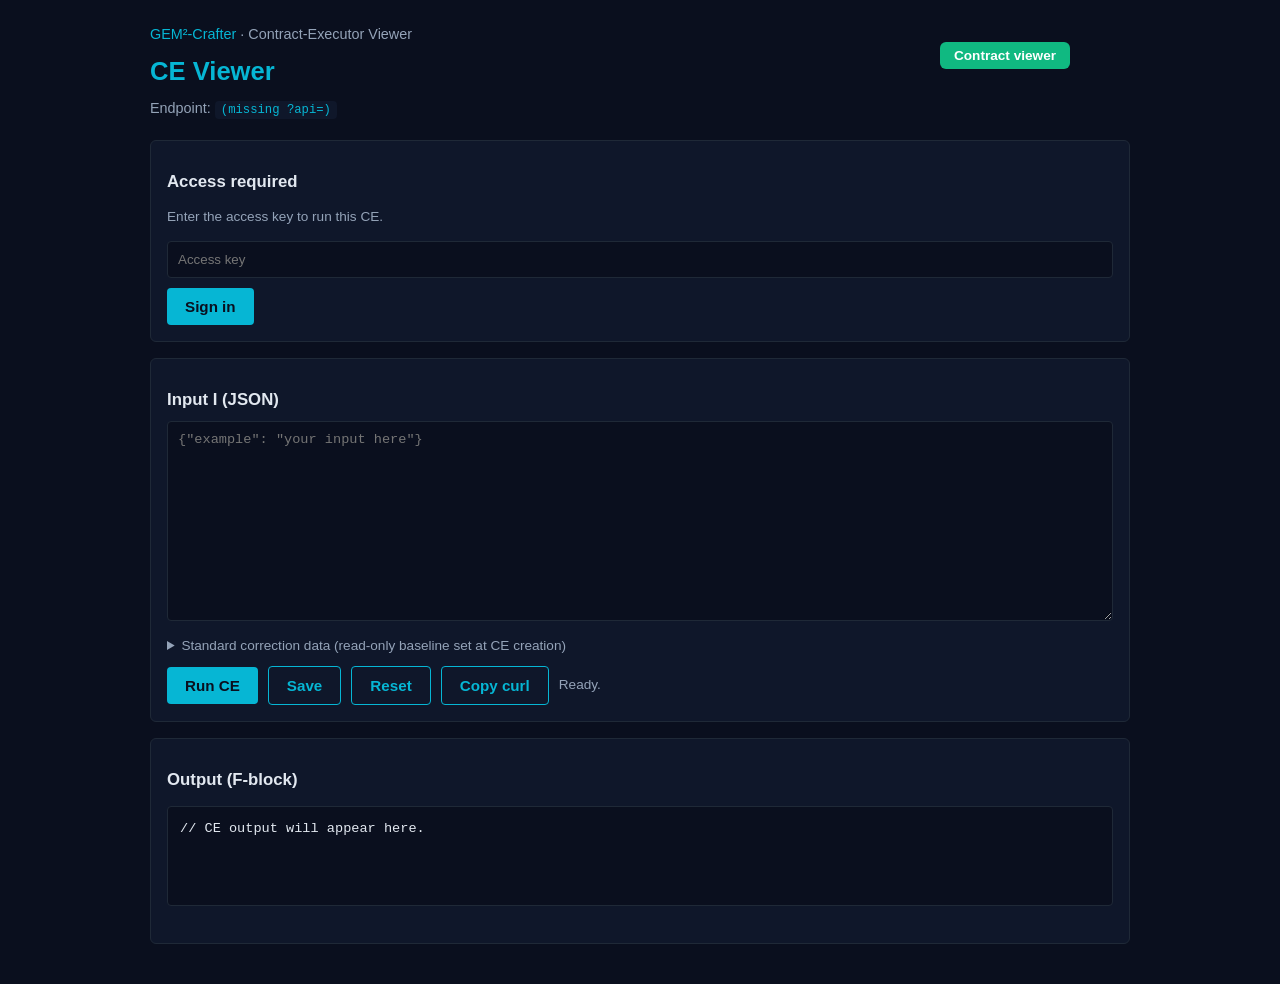
<file: console/static/ce-viewer.html>
<!doctype html>
<html lang="en">
<head>
  <meta charset="utf-8" />
  <meta name="viewport" content="width=device-width, initial-scale=1" />
  <title>CE Viewer · GEM²-Crafter</title>
  <style>
    :root {
      --bg: #0a0f1e;
      --bg-card: #0f172a;
      --text: #e2e8f0;
      --text-dim: #94a3b8;
      --accent: #06b6d4;
      --ok: #10b981;
      --err: #ef4444;
      --border: #1f2937;
    }
    * { box-sizing: border-box; }
    html, body { margin: 0; padding: 0; }
    body {
      font-family: ui-sans-serif, -apple-system, BlinkMacSystemFont, "Segoe UI", Roboto, sans-serif;
      background: var(--bg); color: var(--text); padding: 24px; line-height: 1.5;
    }
    .wrap { max-width: 980px; margin: 0 auto; }
    header { margin-bottom: 20px; position: relative; }
    /* Contract Viewer panel styles */
    .cv-meta-row { display: flex; gap: 6px; flex-wrap: wrap; margin-bottom: 14px; }
    .cv-pill {
      display: inline-flex; align-items: center;
      background: var(--bg); border: 1px solid var(--border);
      border-radius: 999px; padding: 3px 10px;
      font-size: 0.72rem; color: var(--text-dim);
    }
    .cv-h { margin: 14px 0 6px; font-size: 0.85rem; color: var(--accent); letter-spacing: 0.5px; text-transform: uppercase; }
    .cv-h-sub { color: var(--text-dim); font-weight: normal; text-transform: none; letter-spacing: normal; font-size: 0.92em; }
    .cv-block {
      margin: 0; padding: 10px 12px; background: var(--bg);
      border: 1px solid var(--border); border-radius: 4px;
      font-size: 0.78rem; font-family: ui-monospace, monospace;
      max-height: 280px; overflow: auto; white-space: pre-wrap; word-break: break-word;
      color: #cbd5e1;
    }
    .cv-list { margin: 0; padding-left: 22px; }
    .cv-list li { font-size: 0.82rem; color: #cbd5e1; margin: 2px 0; }
    .brand { color: var(--text-dim); font-size: 0.9rem; margin: 0 0 6px; }
    .brand a { color: var(--accent); text-decoration: none; }
    h1 { margin: 0 0 8px; font-size: 1.6rem; color: var(--accent); }
    h2 { margin: 12px 0 8px; font-size: 1.05rem; color: var(--text); }
    .sub { color: var(--text-dim); font-size: 0.9rem; margin: 0; word-break: break-all; }
    code { background: var(--bg-card); padding: 2px 6px; border-radius: 4px; color: var(--accent); font-size: 0.85em; }
    .card {
      background: var(--bg-card); border: 1px solid var(--border);
      border-radius: 6px; padding: 16px; margin-bottom: 16px;
    }
    textarea {
      width: 100%; min-height: 200px; resize: vertical;
      background: var(--bg); border: 1px solid var(--border); border-radius: 4px;
      padding: 10px; color: var(--text); font-family: ui-monospace, monospace; font-size: 0.85rem;
    }
    input[type=password] {
      width: 100%; padding: 10px; background: var(--bg); border: 1px solid var(--border);
      border-radius: 4px; color: var(--text); font-family: inherit;
    }
    button {
      padding: 10px 18px; background: var(--accent); color: var(--bg);
      border: none; border-radius: 4px; cursor: pointer; font-weight: 600; font-size: 0.95rem;
    }
    button:disabled { opacity: 0.5; cursor: not-allowed; }
    button.ghost { background: transparent; color: var(--accent); border: 1px solid var(--accent); }
    .row { display: flex; gap: 10px; align-items: center; flex-wrap: wrap; margin-top: 10px; }
    .status { font-size: 0.85rem; color: var(--text-dim); }
    .status.ok  { color: var(--ok); }
    .status.err { color: var(--err); }

    /* Run CE progress bar — indeterminate stripe that pulses while a run is in flight */
    .cev-run-progress {
      margin-top: 12px;
      display: flex;
      flex-direction: column;
      gap: 6px;
    }
    .cev-run-progress.hidden { display: none; }
    .cev-run-progress-bar {
      width: 100%;
      height: 6px;
      background: rgba(148,163,184,0.10);
      border-radius: 999px;
      overflow: hidden;
      position: relative;
    }
    .cev-run-progress-fill {
      position: absolute;
      top: 0; left: 0; bottom: 0;
      width: 32%;
      background: linear-gradient(90deg,
        rgba(234,88,12,0.10) 0%,
        rgba(234,88,12,0.95) 50%,
        rgba(234,88,12,0.10) 100%);
      border-radius: 999px;
      box-shadow: 0 0 16px rgba(234,88,12,0.55);
      animation: cev-run-slide 1.4s ease-in-out infinite;
    }
    @keyframes cev-run-slide {
      0%   { left: -32%; }
      50%  { left: 50%; }
      100% { left: 100%; }
    }
    .cev-run-progress-label {
      font-size: 0.78rem;
      color: var(--accent);
      font-family: ui-monospace, monospace;
      letter-spacing: 0.5px;
    }
    .output {
      background: var(--bg); border: 1px solid var(--border); border-radius: 4px;
      padding: 12px; min-height: 100px; max-height: 500px; overflow: auto;
      font-family: ui-monospace, monospace; font-size: 0.85rem; white-space: pre-wrap;
    }
    .meta { display: flex; gap: 16px; flex-wrap: wrap; font-size: 0.8rem; color: var(--text-dim); margin-top: 10px; }

    /* WP-AO-62 — audit-chain toggle + L1/L2 verdict panels */
    .cev-audit-toggle {
      display: inline-flex; align-items: center; gap: 6px;
      font-size: 0.85rem; color: var(--text-dim); cursor: pointer;
      margin-left: 8px; user-select: none;
    }
    .cev-audit-toggle input { accent-color: var(--accent); }

    .cev-panel { margin-bottom: 16px; border-radius: 6px; overflow: hidden; }
    .cev-panel.hidden { display: none; }
    .cev-panel-header {
      display: flex; align-items: center; gap: 12px;
      padding: 10px 16px; background: var(--bg-card); border: 1px solid var(--border);
      border-bottom: 3px solid transparent;
    }
    .cev-panel-l1 .cev-panel-header { border-bottom-color: var(--accent); }
    .cev-panel-l2 .cev-panel-header { border-bottom-color: var(--accent); }
    .cev-panel.ok    .cev-panel-header { border-bottom-color: var(--ok); }
    .cev-panel.deny  .cev-panel-header { border-bottom-color: var(--err); }
    .cev-panel.halt  .cev-panel-header { border-bottom-color: #f59e0b; }
    .cev-panel-title { font-size: 0.95rem; font-weight: 600; color: var(--text); flex-shrink: 0; }
    .cev-verdict-pill {
      padding: 3px 10px; border-radius: 999px; font-size: 0.78rem; font-weight: 700;
      font-family: ui-monospace, monospace; letter-spacing: 0.02em;
    }
    .cev-verdict-pill.ok   { background: rgba(16,185,129,0.15); color: var(--ok); }
    .cev-verdict-pill.deny { background: rgba(239,68,68,0.15);  color: var(--err); }
    .cev-verdict-pill.halt { background: rgba(245,158,11,0.18); color: #fbbf24; }
    .cev-panel-meta { font-size: 0.78rem; color: var(--text-dim); margin-left: auto; font-family: ui-monospace, monospace; }
    .cev-panel-body {
      padding: 12px 16px; background: var(--bg); border: 1px solid var(--border); border-top: 0;
    }
    .cev-reasons summary { cursor: pointer; color: var(--text-dim); font-size: 0.85rem; }
    .cev-reasons[open] summary { color: var(--text); }
    .cev-reasons ul { margin: 8px 0 0; padding-left: 18px; font-size: 0.82rem; color: var(--text-dim); }
    .cev-reasons li { margin: 4px 0; line-height: 1.4; }
    .cev-evidence summary { cursor: pointer; color: #fbbf24; font-size: 0.82rem; margin-top: 10px; }
    .cev-evidence ul { margin: 6px 0 0; padding-left: 18px; font-size: 0.78rem; color: var(--text-dim); }
    .cev-evidence li { margin: 3px 0; font-family: ui-monospace, monospace; }

    .cev-tool-row {
      font-family: ui-monospace, monospace; font-size: 0.78rem; color: var(--text-dim);
      padding: 4px 0; border-bottom: 1px dashed rgba(100,116,139,0.15);
    }
    .cev-tool-row code { color: var(--text); background: rgba(255,167,38,0.08); }
    .cev-totals { font-size: 0.78rem; color: var(--text-dim); font-family: ui-monospace, monospace; margin-top: 8px; }
  </style>
</head>
<body>
  <div class="wrap">
    <header>
      <p class="brand"><a href="/">GEM²-Crafter</a> · Contract-Executor Viewer</p>
      <h1 id="title">CE Viewer</h1>
      <p class="sub">Endpoint: <code id="api-display">—</code></p>
      <button id="contract-viewer-btn" type="button"
              style="position:absolute;top:18px;right:60px;padding:6px 14px;background:#10b981;color:#fff;border:none;border-radius:6px;font-weight:600;cursor:pointer;font-size:0.85rem;">
        Contract viewer
      </button>
    </header>

    <!-- Contract panel — hidden by default; toggled by #contract-viewer-btn -->
    <section id="contract-panel" class="card" style="display:none;">
      <div style="display:flex;justify-content:space-between;align-items:center;">
        <h2 style="margin:0;">📜 Contract (TPMN 5-block)</h2>
        <span id="contract-meta" style="font-size:0.78em;color:#94a3b8;"></span>
      </div>
      <div id="contract-body" style="margin-top:10px;">
        <p class="status" style="font-size:0.85em;">Loading contract…</p>
      </div>
    </section>

    <div id="auth-gate" class="card" style="display:none;">
      <h2>Access required</h2>
      <p class="status">Enter the access key to run this CE.</p>
      <div class="row">
        <input id="auth-key-input" type="password" placeholder="Access key" autocomplete="off" />
        <button id="auth-submit-btn">Sign in</button>
        <span id="auth-error" class="status err" style="display:none;">Invalid key</span>
      </div>
    </div>

    <div class="card">
      <h2>
        Input I (JSON)
        <span id="sample-edited-badge" style="display:none;font-size:0.75em;color:#facc15;font-weight:normal;margin-left:8px;">● edited — differs from standard</span>
      </h2>
      <textarea id="i-input" placeholder='{"example": "your input here"}'></textarea>

      <details style="margin-top:8px;">
        <summary style="cursor:pointer;font-size:0.85em;color:#94a3b8;">Standard correction data (read-only baseline set at CE creation)</summary>
        <pre id="standard-sample" style="margin-top:6px;padding:8px;background:#0b1220;border-radius:4px;font-size:0.78em;max-height:200px;overflow:auto;color:#cbd5e1;">// load…</pre>
      </details>

      <!-- Reference data textarea removed 2026-05-19 — CESpec.ReferenceData
           is auto-prefetched server-side from SQLite into the CE LLM call;
           the textarea was unused for the demo. Hidden input kept so any
           JS that reads its value doesn't crash. -->
      <input type="hidden" id="ref-input" value="{}">

      <div class="row">
        <button id="submit-btn">Run CE</button>
        <button id="save-sample-btn" class="ghost" title="Save current input — used by canvas Run and next viewer load">Save</button>
        <button id="reset-sample-btn" class="ghost" title="Revert Input I back to the frozen standard correction data">Reset</button>
        <button id="curl-btn" class="ghost">Copy curl</button>
        <input type="checkbox" id="cev-audit-toggle" checked hidden>
        <span id="status" class="status">Ready.</span>
      </div>

      <!-- Run progress indicator — appears under the button row while Run CE is in flight -->
      <div id="cev-run-progress" class="cev-run-progress hidden" role="progressbar"
           aria-label="Run CE in progress">
        <div class="cev-run-progress-bar">
          <div class="cev-run-progress-fill"></div>
        </div>
        <div class="cev-run-progress-label" id="cev-run-progress-label">Running…</div>
      </div>
    </div>

    <!-- WP-AO-62: L1 P-check panel (hidden unless audit chain enabled) -->
    <section id="cev-l1-panel" class="cev-panel cev-panel-l1 hidden">
      <div class="cev-panel-header">
        <span class="cev-panel-title">🛡 L1 · P-check</span>
        <span class="cev-verdict-pill" id="cev-l1-verdict">—</span>
        <span class="cev-panel-meta" id="cev-l1-meta"></span>
      </div>
      <div class="cev-panel-body">
        <details class="cev-reasons" id="cev-l1-reasons" open>
          <summary>Reasons</summary>
          <ul id="cev-l1-reasons-list"></ul>
        </details>
        <details class="cev-evidence" id="cev-l1-evidence">
          <summary>Ledger evidence</summary>
          <ul id="cev-l1-evidence-list"></ul>
        </details>
      </div>
    </section>

    <div class="card">
      <h2>Output (F-block)</h2>
      <pre id="output" class="output">// CE output will appear here.</pre>
      <div id="meta" class="meta"></div>
      <div id="cev-tool-calls"></div>
      <div class="cev-totals" id="cev-totals"></div>
    </div>

    <!-- WP-AO-62: L2 O-check panel (hidden unless audit chain enabled) -->
    <section id="cev-l2-panel" class="cev-panel cev-panel-l2 hidden">
      <div class="cev-panel-header">
        <span class="cev-panel-title">🛡 L2 · O-check</span>
        <span class="cev-verdict-pill" id="cev-l2-verdict">—</span>
        <span class="cev-panel-meta" id="cev-l2-meta"></span>
      </div>
      <div class="cev-panel-body">
        <details class="cev-reasons" id="cev-l2-reasons" open>
          <summary>Reasons</summary>
          <ul id="cev-l2-reasons-list"></ul>
        </details>
        <details class="cev-evidence" id="cev-l2-evidence">
          <summary>Compliance + ledger evidence</summary>
          <ul id="cev-l2-evidence-list"></ul>
        </details>
      </div>
    </section>
  </div>

  <script>
    const KEY_STORAGE = "aio-key";
    const params = new URLSearchParams(window.location.search);

    const apiEndpoint = params.get("api") || "";
    const titleParam  = params.get("title") || "CE Viewer";
    const sampleParam = params.get("sample") || "";
    const keyParam    = params.get("key") || "";

    document.getElementById("title").textContent = titleParam;
    document.getElementById("api-display").textContent = apiEndpoint || "(missing ?api=)";

    // Pre-fill sample input if provided. sample may be plain JSON, URL-encoded
    // JSON (already decoded by URLSearchParams), or base64-encoded JSON.
    function decodeSample(s) {
      if (!s) return "";
      // Try as JSON first (already-decoded path)
      try { JSON.parse(s); return s; } catch {}
      // Try base64 then JSON
      try {
        const decoded = atob(s);
        JSON.parse(decoded);
        return decoded;
      } catch {}
      return s;
    }
    const decodedSample = decodeSample(sampleParam);
    if (decodedSample) {
      try {
        const pretty = JSON.stringify(JSON.parse(decodedSample), null, 2);
        document.getElementById("i-input").value = pretty;
      } catch {
        document.getElementById("i-input").value = decodedSample;
      }
    }

    // Key: URL param takes priority (one-click demo flow), then sessionStorage,
    // then localStorage. URL-supplied key is mirrored to both stores so subsequent
    // visits without ?key= still work.
    if (keyParam) {
      sessionStorage.setItem(KEY_STORAGE, keyParam);
      localStorage.setItem(KEY_STORAGE, keyParam);
    }
    function getKey() {
      return sessionStorage.getItem(KEY_STORAGE) || localStorage.getItem(KEY_STORAGE) || "";
    }

    async function tryAuth(k) {
      try {
        const res = await fetch("/api/auth", {
          method: "POST",
          headers: { "Content-Type": "application/json" },
          body: JSON.stringify({ key: k })
        });
        if (res.ok) {
          sessionStorage.setItem(KEY_STORAGE, k);
          localStorage.setItem(KEY_STORAGE, k);
          return true;
        }
      } catch {}
      return false;
    }

    function showGate() { document.getElementById("auth-gate").style.display = "block"; }
    function hideGate() { document.getElementById("auth-gate").style.display = "none"; }
    function checkAuth() { if (!getKey()) showGate(); else hideGate(); }

    function setStatus(msg, cls) {
      const el = document.getElementById("status");
      el.textContent = msg;
      el.className = "status" + (cls ? " " + cls : "");
    }

    function parseJSON(id) {
      const raw = document.getElementById(id).value.trim();
      if (!raw) return null;
      try { return JSON.parse(raw); }
      catch (e) { throw new Error(id + ": invalid JSON — " + e.message); }
    }

    // WP-AO-62 — derive /audited endpoint from the F-only endpoint.
    // apiEndpoint format: "/ce/{workflow}/{stage}/" → "/ce/{workflow}/{stage}/audited"
    function auditedEndpointOf(api) {
      if (!api) return "";
      return api.endsWith("/") ? api + "audited" : api + "/audited";
    }

    function clearAuditPanels() {
      ["cev-l1-panel","cev-l2-panel"].forEach(id => {
        const el = document.getElementById(id);
        if (el) { el.classList.add("hidden"); el.classList.remove("ok","deny","halt"); }
      });
      ["cev-l1-reasons-list","cev-l2-reasons-list","cev-l1-evidence-list","cev-l2-evidence-list"]
        .forEach(id => { const el = document.getElementById(id); if (el) el.innerHTML = ""; });
      ["cev-l1-verdict","cev-l2-verdict"].forEach(id => {
        const el = document.getElementById(id);
        if (el) { el.textContent = "—"; el.className = "cev-verdict-pill"; }
      });
      ["cev-l1-meta","cev-l2-meta"].forEach(id => {
        const el = document.getElementById(id); if (el) el.textContent = "";
      });
      const tools = document.getElementById("cev-tool-calls");
      if (tools) tools.innerHTML = "";
      const totals = document.getElementById("cev-totals");
      if (totals) totals.textContent = "";
    }

    // verdictBucket returns the CSS class for a verdict + score.
    function verdictBucket(verdict, score, threshold) {
      const ok = verdict === "ALLOW" || verdict === "SUCCESS";
      const passing = ok && (score == null || score >= (threshold || 0));
      if (passing) return "ok";
      return "deny";
    }

    function renderGatePanel(slot /* "l1"|"l2" */, gate, audited) {
      if (!gate) return;
      const panel = document.getElementById("cev-" + slot + "-panel");
      const pill  = document.getElementById("cev-" + slot + "-verdict");
      const meta  = document.getElementById("cev-" + slot + "-meta");
      const reasonsList = document.getElementById("cev-" + slot + "-reasons-list");
      panel.classList.remove("hidden");
      let verdict = gate.verdict || (gate.error ? "ERROR" : "—");
      let cls = "halt";
      if (verdict === "ALLOW" || verdict === "SUCCESS") cls = "ok";
      else if (verdict === "DENY" || verdict === "FAILURE") cls = "deny";
      panel.classList.remove("ok","deny","halt");
      panel.classList.add(cls);
      pill.className = "cev-verdict-pill " + cls;
      pill.textContent = verdict + (gate.score != null ? " · " + gate.score : "");
      meta.textContent = "t=" + (gate.latency_ms || 0) + "ms";
      if (Array.isArray(gate.reasons) && gate.reasons.length) {
        reasonsList.innerHTML = gate.reasons
          .map(r => "<li>" + escapeHTML(r) + "</li>")
          .join("");
      } else if (gate.error) {
        reasonsList.innerHTML = "<li style='color:var(--err)'>⚠ " + escapeHTML(gate.error) + "</li>";
      } else {
        reasonsList.innerHTML = "<li style='color:var(--text-dim)'>(no reasons returned)</li>";
      }
    }

    function escapeHTML(s) {
      return String(s == null ? "" : s)
        .replace(/&/g, "&amp;").replace(/</g, "&lt;")
        .replace(/>/g, "&gt;").replace(/"/g, "&quot;");
    }

    function renderToolCalls(calls) {
      const container = document.getElementById("cev-tool-calls");
      if (!container) return;
      if (!Array.isArray(calls) || calls.length === 0) { container.innerHTML = ""; return; }
      container.innerHTML = "<h2 style='font-size:0.9rem;margin-top:14px;color:var(--text-dim)'>Tool calls</h2>";
      calls.forEach(c => {
        const row = document.createElement("div");
        row.className = "cev-tool-row";
        const args = c.args == null ? "" : (typeof c.args === "string" ? c.args : JSON.stringify(c.args));
        const argsShort = args.length > 80 ? args.slice(0,80) + "…" : args;
        const summary = c.summary || (c.error ? "error" : "ok");
        const lat = c.latency_ms != null ? " · " + c.latency_ms + "ms" : "";
        row.innerHTML = "🔧 <code>" + escapeHTML(c.tool || "?") + "(" + escapeHTML(argsShort) + ")</code> → " +
                        escapeHTML(summary) + lat +
                        (c.error ? " <span style='color:var(--err)'>⚠ " + escapeHTML(c.error) + "</span>" : "");
        container.appendChild(row);
      });
    }

    async function runCE() {
      if (!apiEndpoint) { setStatus("Missing ?api= in URL.", "err"); return; }
      const key = getKey();
      if (!key) { showGate(); setStatus("Sign in above first.", "err"); return; }
      let i, ref;
      try { i = parseJSON("i-input"); ref = parseJSON("ref-input"); }
      catch (e) { setStatus(e.message, "err"); return; }
      if (i === null) { setStatus("Input I is required.", "err"); return; }

      const auditOn = !!document.getElementById("cev-audit-toggle")?.checked;

      const btn = document.getElementById("submit-btn");
      btn.disabled = true;
      clearAuditPanels();
      setStatus(auditOn ? "Running L1 → F → L2..." : "Calling CE (F-only)...", "");
      showRunProgress(auditOn ? "L1 P-check → F → L2 O-check…" : "F executing…");
      document.getElementById("output").textContent = "// waiting on Vultr LLM...";
      document.getElementById("meta").innerHTML = "";

      const url = auditOn ? auditedEndpointOf(apiEndpoint) : apiEndpoint;
      const t0 = performance.now();
      try {
        const res = await fetch(url, {
          method: "POST",
          headers: { "Content-Type": "application/json", "X-Access-Key": key },
          body: JSON.stringify({ i: i, reference_data: ref })
        });
        const text = await res.text();
        const dt = (performance.now() - t0).toFixed(0);
        let json = null;
        try { json = JSON.parse(text); } catch {}
        if (!res.ok) {
          setStatus("HTTP " + res.status + " (" + dt + "ms)", "err");
          document.getElementById("output").textContent = json ? JSON.stringify(json, null, 2) : text;
          return;
        }
        if (auditOn && json && (json.l1 || json.l2 || json.status)) {
          renderAuditedResponse(json, dt);
        } else if (json) {
          // F-only legacy path
          document.getElementById("output").textContent =
            json.output != null ? JSON.stringify(json.output, null, 2) :
            (json ? JSON.stringify(json, null, 2) : text);
          if (json.status === "ok") { setStatus("OK · " + dt + "ms", "ok"); renderMeta(json); }
          else if (json.status)     { setStatus("status=" + json.status + " · " + dt + "ms", "err"); renderMeta(json); }
          else                      { setStatus("Done · " + dt + "ms", "ok"); }
        } else {
          document.getElementById("output").textContent = text;
          setStatus("Done · " + dt + "ms", "ok");
        }
      } catch (e) {
        setStatus("Request failed: " + e.message, "err");
        document.getElementById("output").textContent = "// " + e.message;
      } finally {
        btn.disabled = false;
        hideRunProgress();
      }
    }

    function showRunProgress(label) {
      const el = document.getElementById("cev-run-progress");
      const lbl = document.getElementById("cev-run-progress-label");
      if (!el) return;
      if (lbl && label) lbl.textContent = label;
      el.classList.remove("hidden");
    }
    function hideRunProgress() {
      const el = document.getElementById("cev-run-progress");
      if (el) el.classList.add("hidden");
    }

    function renderAuditedResponse(json, totalMs) {
      // L1 panel
      if (json.l1) renderGatePanel("l1", json.l1, json);
      // F output
      if (json.output != null) {
        document.getElementById("output").textContent = JSON.stringify(json.output, null, 2);
      } else if (json.raw_output) {
        document.getElementById("output").textContent = "// raw_output (schema_mismatch):\n" + json.raw_output;
      } else {
        document.getElementById("output").textContent = "// (no output — halted at L1 or CE error)";
      }
      // Tool calls
      renderToolCalls(json.tool_calls || []);
      // L2 panel
      if (json.l2) renderGatePanel("l2", json.l2, json);
      // Totals
      const d = json.durations || {};
      document.getElementById("cev-totals").textContent =
        "L1=" + (d.l1_ms || 0) + "ms · " +
        "exec=" + (d.exec_ms || 0) + "ms · " +
        "L2=" + (d.l2_ms || 0) + "ms · " +
        "total=" + (json.total_duration_ms || totalMs) + "ms";
      // Status line
      const statusMap = {
        ok:           ["✓ Approved (L1 ALLOW · F · L2 SUCCESS)", "ok"],
        halted_l1:    ["⚠ Halted at L1 — input rejected", "err"],
        ce_error:     ["⚠ CE error during F", "err"],
        schema_mismatch: ["⚠ Schema mismatch — see raw output", "err"],
        halted_l2:    ["⚠ Halted at L2 — output rejected", "err"],
      };
      const [text, cls] = statusMap[json.status] || ["status=" + (json.status || "?"), "err"];
      setStatus(text + " · " + totalMs + "ms", cls);
      // Render meta
      renderMeta(json);
    }

    function renderMeta(json) {
      const parts = [];
      if (json.ce_slug)     parts.push("<span><strong>slug:</strong> " + json.ce_slug + "</span>");
      if (json.vultr_model) parts.push("<span><strong>model:</strong> " + json.vultr_model + "</span>");
      if (json.total_duration_ms != null) parts.push("<span><strong>total:</strong> " + json.total_duration_ms + "ms</span>");
      else if (json.duration_ms != null)  parts.push("<span><strong>duration:</strong> " + json.duration_ms + "ms</span>");
      document.getElementById("meta").innerHTML = parts.join("");
    }

    function copyCurl() {
      const key = getKey() || "<YOUR_ACCESS_KEY>";
      let i, ref;
      try { i = parseJSON("i-input"); ref = parseJSON("ref-input"); }
      catch (e) { setStatus(e.message, "err"); return; }
      const body = JSON.stringify({ i: i, reference_data: ref });
      const cmd = "curl -X POST '" + apiEndpoint + "' \\\n  -H 'X-Access-Key: " + key + "' \\\n  -H 'Content-Type: application/json' \\\n  -d '" + body.replace(/'/g, "'\\''") + "'";
      navigator.clipboard.writeText(cmd).then(
        () => setStatus("curl command copied.", "ok"),
        () => setStatus("clipboard blocked.", "err")
      );
    }

    // WP-AO-67 — parse {workflow, stage} from apiEndpoint ('/ce/<wf>/<stage>/').
    function parseCESlug() {
      if (!apiEndpoint) return null;
      const m = apiEndpoint.match(/\/ce\/([^\/]+)\/([^\/]+)\/?$/);
      return m ? { wf: m[1], stage: m[2] } : null;
    }

    // WP-AO-67 — on page load (after auth), fetch the last successful
    // F-execution output for this CE and pre-fill the output pane.
    async function loadLastRun() {
      const slug = parseCESlug();
      const key = getKey();
      if (!slug || !key) return;
      try {
        const res = await fetch(`/api/ce/${slug.wf}/${slug.stage}/last-run`, {
          headers: { "X-Access-Key": key }
        });
        if (!res.ok) return;
        const rec = await res.json();
        if (rec && rec.output != null) {
          document.getElementById("output").textContent = JSON.stringify(rec.output, null, 2);
          const meta = document.getElementById("meta");
          if (meta) meta.textContent = "Last execution: " + (rec.timestamp || "?") + (rec.run_id ? " · run=" + rec.run_id : "");
        }
      } catch (e) { /* silent — judge can still Run CE */ }
    }

    // WP-AO-67 follow-up — fetch standard + current samples from the registry
    // so the viewer always shows the SAVED value (not just the URL ?sample=).
    // Standard = frozen baseline shown read-only; current = editable input.
    async function loadSamples() {
      const slug = parseCESlug();
      const key = getKey();
      if (!slug || !key) return;
      try {
        const res = await fetch(`/api/ce/${slug.wf}/${slug.stage}/sample`, {
          headers: { "X-Access-Key": key }
        });
        if (!res.ok) return;
        const data = await res.json();
        const stdEl = document.getElementById("standard-sample");
        const inputEl = document.getElementById("i-input");
        const badge = document.getElementById("sample-edited-badge");
        if (stdEl) stdEl.textContent = data.original_sample_i || data.sample_i || "// (no baseline yet)";
        if (inputEl && data.sample_i) {
          inputEl.value = data.sample_i;
        }
        if (badge) badge.style.display = data.is_edited ? "inline" : "none";
      } catch (e) { /* silent */ }
    }

    // WP-AO-67 — Save the current input textarea as the CE's persistent
    // default SampleI. Judge edits the input, clicks Save → next viewer
    // load pre-fills with their value.
    async function saveSample() {
      const slug = parseCESlug();
      const key = getKey();
      if (!slug) { setStatus("No CE slug parsed from URL", "err"); return; }
      if (!key) { showGate(); return; }
      const raw = (document.getElementById("i-input").value || "").trim();
      if (!raw) { setStatus("Nothing to save — input is empty", "err"); return; }
      let parsed;
      try { parsed = JSON.parse(raw); }
      catch (e) { setStatus("Save aborted: input is not valid JSON (" + e.message + ")", "err"); return; }
      const btn = document.getElementById("save-sample-btn");
      btn.disabled = true; btn.textContent = "Saving…";
      try {
        const res = await fetch(`/api/ce/${slug.wf}/${slug.stage}/sample`, {
          method: "POST",
          headers: { "Content-Type": "application/json", "X-Access-Key": key },
          body: JSON.stringify({ i: parsed })
        });
        const text = await res.text();
        let json = null; try { json = JSON.parse(text); } catch {}
        if (!res.ok) {
          setStatus("Save failed: HTTP " + res.status + (json && json.detail ? " · " + json.detail : ""), "err");
          return;
        }
        // Pretty-print the saved value back into the textarea.
        if (json && json.sample_i) {
          document.getElementById("i-input").value = json.sample_i;
        }
        // Refresh the "standard correction data" pane against the embedded
        // canonical the server just confirmed — keeps Reset pointing at the
        // true baseline.
        const stdEl = document.getElementById("standard-sample");
        if (stdEl && json && json.original_sample_i) stdEl.textContent = json.original_sample_i;
        // Use the server's is_edited flag rather than string-comparing
        // (avoids whitespace/key-order mismatches).
        const badge = document.getElementById("sample-edited-badge");
        if (badge) badge.style.display = (json && json.is_edited) ? "inline" : "none";
        setStatus("✓ Saved — next workflow Run will use this input. (" + (json && json.saved_at ? json.saved_at : "") + ")", "ok");
      } catch (e) {
        setStatus("Save failed: " + e.message, "err");
      } finally {
        btn.disabled = false; btn.textContent = "Save";
      }
    }

    // WP-AO-67 follow-up — Reset button: restore Input I to OriginalSampleI.
    async function resetSample() {
      const slug = parseCESlug();
      const key = getKey();
      if (!slug || !key) return;
      const btn = document.getElementById("reset-sample-btn");
      btn.disabled = true; btn.textContent = "Resetting…";
      try {
        const res = await fetch(`/api/ce/${slug.wf}/${slug.stage}/sample/reset`, {
          method: "POST",
          headers: { "X-Access-Key": key }
        });
        const text = await res.text();
        let json = null; try { json = JSON.parse(text); } catch {}
        if (!res.ok) { setStatus("Reset failed: HTTP " + res.status + (json && json.detail ? " · " + json.detail : ""), "err"); return; }
        if (json && json.sample_i) document.getElementById("i-input").value = json.sample_i;
        const badge = document.getElementById("sample-edited-badge");
        if (badge) badge.style.display = "none";
        setStatus("✓ Reset to standard correction data.", "ok");
      } catch (e) { setStatus("Reset failed: " + e.message, "err"); }
      finally { btn.disabled = false; btn.textContent = "Reset"; }
    }

    // ── Contract Viewer button — toggles the contract panel + fetches CESpec ──
    let contractLoaded = false;
    function escContract(s) {
      return String(s == null ? "" : s)
        .replace(/&/g, "&amp;").replace(/</g, "&lt;").replace(/>/g, "&gt;");
    }
    function renderContract(spec) {
      const fmtVal = (v) => {
        if (v == null) return "<em>—</em>";
        if (typeof v === "string") return "<pre class='cv-block'>" + escContract(v) + "</pre>";
        return "<pre class='cv-block'>" + escContract(JSON.stringify(v, null, 2)) + "</pre>";
      };
      const fmtList = (arr) => {
        if (!arr || !arr.length) return "<em>(none)</em>";
        return "<ul class='cv-list'>" + arr.map((s) => "<li>" + escContract(s) + "</li>").join("") + "</ul>";
      };
      return `
        <div class='cv-meta-row'>
          <span class='cv-pill'>Trust gates: L0=${spec.trust_gate_l0 ?? "—"} · L1=${spec.trust_gate_l1 ?? "—"} · L2=${spec.trust_gate_l2 ?? "—"} · L3=${spec.trust_gate_l3 ?? "—"}</span>
          <span class='cv-pill'>Model: ${escContract(spec.vultr_model || "default")}</span>
          <span class='cv-pill'>Agent: ${escContract(spec.agent_role || "—")}</span>
          <span class='cv-pill'>Type: ${escContract(spec.stage_type || "—")}</span>
        </div>
        <h3 class='cv-h'>A &nbsp;<span class='cv-h-sub'>(input schema)</span></h3>
        ${fmtVal(spec.a)}
        <h3 class='cv-h'>P_pre &nbsp;<span class='cv-h-sub'>(${(spec.p_pre || []).length} preconditions)</span></h3>
        ${fmtList(spec.p_pre)}
        <h3 class='cv-h'>F &nbsp;<span class='cv-h-sub'>(contract body / CE system prompt)</span></h3>
        ${fmtVal(spec.f_block)}
        <h3 class='cv-h'>B &nbsp;<span class='cv-h-sub'>(output schema)</span></h3>
        ${fmtVal(spec.b)}
        <h3 class='cv-h'>P_post &nbsp;<span class='cv-h-sub'>(${(spec.p_post || []).length} postconditions)</span></h3>
        ${fmtList(spec.p_post)}
      `;
    }
    async function toggleContract() {
      const panel = document.getElementById("contract-panel");
      if (!panel) return;
      const slug = parseCESlug();
      const key = getKey();
      if (!slug || !key) return;
      if (panel.style.display !== "none" && contractLoaded) {
        panel.style.display = "none";
        return;
      }
      panel.style.display = "block";
      if (contractLoaded) return;
      const body = document.getElementById("contract-body");
      const meta = document.getElementById("contract-meta");
      body.innerHTML = "<p class='status' style='font-size:0.85em;'>Loading contract…</p>";
      try {
        const res = await fetch(`/api/workflow/ce-contract?slug=${encodeURIComponent(slug.wf + "/" + slug.stage)}`, {
          headers: { "X-Access-Key": key }
        });
        if (!res.ok) {
          body.innerHTML = "<p class='status err' style='font-size:0.85em;'>Failed to load contract: HTTP " + res.status + "</p>";
          return;
        }
        const spec = await res.json();
        if (meta) meta.textContent = (spec.contract_title || "") + " · " + (spec.workflow_slug || "") + "/" + (spec.stage_slug || "");
        body.innerHTML = renderContract(spec);
        contractLoaded = true;
      } catch (e) {
        body.innerHTML = "<p class='status err' style='font-size:0.85em;'>Load error: " + escContract(e.message) + "</p>";
      }
    }

    document.addEventListener("DOMContentLoaded", () => {
      checkAuth();
      document.getElementById("submit-btn").addEventListener("click", runCE);
      document.getElementById("curl-btn").addEventListener("click", copyCurl);
      const saveBtn = document.getElementById("save-sample-btn");
      if (saveBtn) saveBtn.addEventListener("click", saveSample);
      const resetBtn = document.getElementById("reset-sample-btn");
      if (resetBtn) resetBtn.addEventListener("click", resetSample);
      const contractBtn = document.getElementById("contract-viewer-btn");
      if (contractBtn) contractBtn.addEventListener("click", toggleContract);
      const authInput = document.getElementById("auth-key-input");
      const authBtn   = document.getElementById("auth-submit-btn");
      const authErr   = document.getElementById("auth-error");
      async function submitAuth() {
        const k = authInput.value.trim();
        if (!k) return;
        authBtn.disabled = true; authBtn.textContent = "Verifying...";
        authErr.style.display = "none";
        const ok = await tryAuth(k);
        authBtn.disabled = false; authBtn.textContent = "Sign in";
        if (ok) { hideGate(); setStatus("Signed in. Click Run CE.", "ok"); loadLastRun(); loadSamples(); }
        else    { authErr.style.display = "inline"; }
      }
      if (authBtn)  authBtn.addEventListener("click", submitAuth);
      if (authInput) authInput.addEventListener("keydown", e => { if (e.key === "Enter") submitAuth(); });
      if (getKey()) { loadLastRun(); loadSamples(); }
    });
  </script>
</body>
</html>
</file>
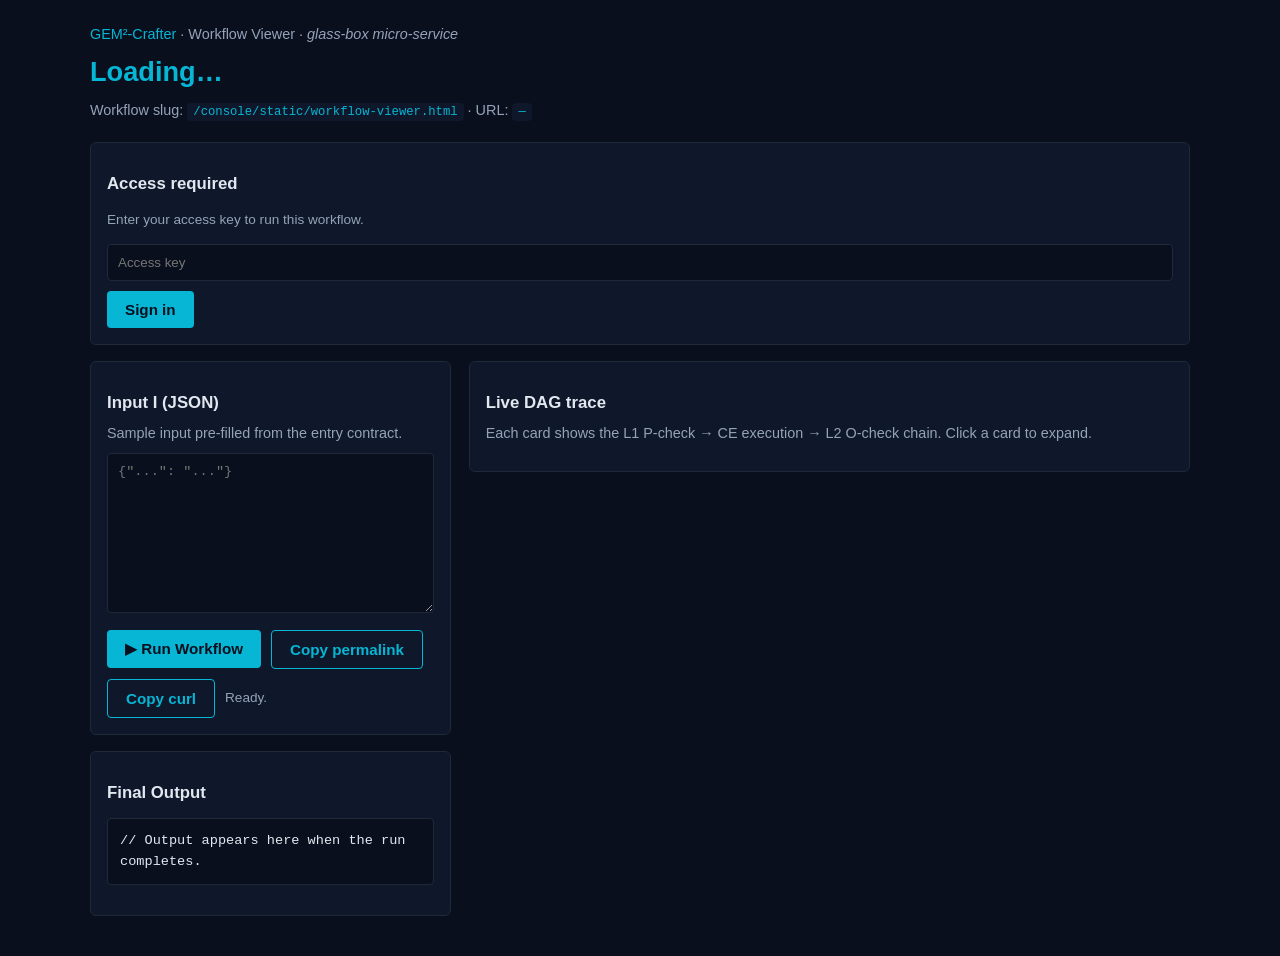
<file: console/static/workflow-viewer.html>
<!doctype html>
<html lang="en">
<head>
  <meta charset="utf-8" />
  <meta name="viewport" content="width=device-width, initial-scale=1" />
  <title>Workflow Viewer · GEM²-Crafter</title>
  <style>
    :root {
      --bg: #0a0f1e;
      --bg-card: #0f172a;
      --bg-card-2: #1a2438;
      --text: #e2e8f0;
      --text-dim: #94a3b8;
      --accent: #06b6d4;
      --green: #10b981;
      --green-dim: rgba(16, 185, 129, 0.15);
      --red: #ef4444;
      --red-dim: rgba(239, 68, 68, 0.15);
      --amber: #f59e0b;
      --border: #1f2937;
    }
    * { box-sizing: border-box; }
    html, body { margin: 0; padding: 0; }
    body {
      font-family: ui-sans-serif, -apple-system, BlinkMacSystemFont, "Segoe UI", Roboto, sans-serif;
      background: var(--bg); color: var(--text); padding: 24px; line-height: 1.5;
    }
    .wrap { max-width: 1100px; margin: 0 auto; }
    header { margin-bottom: 20px; }
    .brand { color: var(--text-dim); font-size: 0.9rem; margin: 0 0 6px; }
    .brand a { color: var(--accent); text-decoration: none; }
    h1 { margin: 0 0 8px; font-size: 1.7rem; color: var(--accent); }
    h2 { margin: 12px 0 8px; font-size: 1.05rem; color: var(--text); }
    h3 { margin: 8px 0 4px; font-size: 0.95rem; color: var(--text-dim); }
    .sub { color: var(--text-dim); font-size: 0.9rem; margin: 0; word-break: break-all; }
    code { background: var(--bg-card); padding: 2px 6px; border-radius: 4px; color: var(--accent); font-size: 0.85em; }
    .card {
      background: var(--bg-card); border: 1px solid var(--border);
      border-radius: 6px; padding: 16px; margin-bottom: 16px;
    }
    textarea {
      width: 100%; min-height: 160px; resize: vertical;
      background: var(--bg); border: 1px solid var(--border); border-radius: 4px;
      padding: 10px; color: var(--text); font-family: ui-monospace, monospace; font-size: 0.85rem;
    }
    input[type=password] {
      width: 100%; padding: 10px; background: var(--bg); border: 1px solid var(--border);
      border-radius: 4px; color: var(--text); font-family: inherit;
    }
    button {
      padding: 10px 18px; background: var(--accent); color: var(--bg);
      border: none; border-radius: 4px; cursor: pointer; font-weight: 600; font-size: 0.95rem;
    }
    button:disabled { opacity: 0.5; cursor: not-allowed; }
    button.ghost { background: transparent; color: var(--accent); border: 1px solid var(--accent); }
    .row { display: flex; gap: 10px; align-items: center; flex-wrap: wrap; margin-top: 10px; }
    .status { font-size: 0.85rem; color: var(--text-dim); }
    .status.ok  { color: var(--green); }
    .status.err { color: var(--red); }
    .grid {
      display: grid;
      grid-template-columns: minmax(280px, 1fr) 2fr;
      gap: 18px;
    }
    @media (max-width: 800px) { .grid { grid-template-columns: 1fr; } }
    .output {
      background: var(--bg); border: 1px solid var(--border); border-radius: 4px;
      padding: 12px; min-height: 60px; max-height: 400px; overflow: auto;
      font-family: ui-monospace, monospace; font-size: 0.85rem; white-space: pre-wrap;
    }
    /* DAG cards */
    .dag-card {
      background: var(--bg-card-2); border: 1px solid var(--border); border-radius: 6px;
      padding: 12px 14px; margin-bottom: 10px; position: relative;
      transition: border-color 0.2s ease, background 0.2s ease;
    }
    .dag-card.idle    { }
    .dag-card.running { border-color: var(--accent); background: rgba(6, 182, 212, 0.08); }
    .dag-card.success { border-color: var(--green); background: var(--green-dim); }
    .dag-card.halt    { border-color: var(--red);   background: var(--red-dim); }
    .dag-card-head {
      display: flex; justify-content: space-between; align-items: baseline;
      gap: 10px;
    }
    .dag-card-id { font-weight: 700; color: var(--text); }
    .dag-card-ce { font-size: 0.8rem; color: var(--text-dim); font-family: ui-monospace, monospace; }
    .dag-card-state { font-size: 0.85rem; color: var(--text-dim); }
    .dag-card.running .dag-card-state { color: var(--accent); }
    .dag-card.success .dag-card-state { color: var(--green); }
    .dag-card.halt    .dag-card-state { color: var(--red); }
    .dag-card-arrow {
      text-align: center; color: var(--text-dim); font-size: 1.2rem; margin: -4px 0 6px;
    }
    .dag-phase-row {
      display: flex; gap: 12px; margin-top: 8px; font-size: 0.8rem; flex-wrap: wrap;
    }
    .dag-phase {
      padding: 2px 8px; border-radius: 999px; background: var(--bg);
      color: var(--text-dim); border: 1px solid var(--border);
    }
    .dag-phase.l1.passed    { color: var(--green); border-color: var(--green); }
    .dag-phase.l1.denied    { color: var(--red);   border-color: var(--red); }
    .dag-phase.exec.passed  { color: var(--accent); border-color: var(--accent); }
    .dag-phase.exec.errored { color: var(--red); border-color: var(--red); }
    .dag-phase.l2.passed    { color: var(--green); border-color: var(--green); }
    .dag-phase.l2.failed    { color: var(--red);   border-color: var(--red); }
    .dag-detail {
      margin-top: 8px; font-size: 0.8rem; color: var(--text-dim);
      padding: 8px; background: var(--bg); border-radius: 4px;
      display: none;
    }
    .dag-card.has-detail .dag-detail { display: block; }
    .dag-detail ul { margin: 4px 0; padding-left: 18px; }
    .dag-detail li { color: var(--text-dim); font-size: 0.75rem; }
    .meta-row { display: flex; gap: 14px; flex-wrap: wrap; font-size: 0.8rem; color: var(--text-dim); margin-top: 6px; }
  </style>
</head>
<body>
  <div class="wrap">
    <header>
      <p class="brand"><a href="/">GEM²-Crafter</a> · Workflow Viewer · <em>glass-box micro-service</em></p>
      <h1 id="title">Loading…</h1>
      <p class="sub">Workflow slug: <code id="slug-display">—</code> · URL: <code id="url-display">—</code></p>
    </header>

    <div id="auth-gate" class="card" style="display:none;">
      <h2>Access required</h2>
      <p class="status">Enter your access key to run this workflow.</p>
      <div class="row">
        <input id="auth-key-input" type="password" placeholder="Access key" autocomplete="off" />
        <button id="auth-submit-btn">Sign in</button>
        <span id="auth-error" class="status err" style="display:none;">Invalid key</span>
      </div>
    </div>

    <div class="grid">
      <div>
        <div class="card">
          <h2>Input I (JSON)</h2>
          <p class="sub" id="input-hint" style="margin-bottom:8px;">Sample input pre-filled from the entry contract.</p>
          <textarea id="i-input" placeholder='{"...": "..."}'></textarea>
          <div class="row">
            <button id="run-btn">▶ Run Workflow</button>
            <button id="permalink-btn" class="ghost" title="Copy a URL with the current input encoded">Copy permalink</button>
            <button id="curl-btn" class="ghost" title="Copy a curl command for this run">Copy curl</button>
            <span id="status" class="status">Ready.</span>
          </div>
        </div>
        <div class="card">
          <h2>Final Output</h2>
          <pre id="final-output" class="output">// Output appears here when the run completes.</pre>
          <div id="final-meta" class="meta-row"></div>
        </div>
      </div>
      <div>
        <div class="card">
          <h2>Live DAG trace</h2>
          <p class="sub" style="margin-bottom:10px;">Each card shows the L1 P-check → CE execution → L2 O-check chain. Click a card to expand.</p>
          <div id="dag-list"></div>
        </div>
      </div>
    </div>
  </div>

  <script>
    const KEY_STORAGE = "aio-key";
    const slug = window.location.pathname.replace(/^\/w\//, "").replace(/\/$/, "");
    document.getElementById("slug-display").textContent = slug || "(unknown)";

    function getKey() { return sessionStorage.getItem(KEY_STORAGE) || localStorage.getItem(KEY_STORAGE) || ""; }
    function setKey(k) { sessionStorage.setItem(KEY_STORAGE, k); localStorage.setItem(KEY_STORAGE, k); }
    async function tryAuth(k) {
      try {
        const r = await fetch("/api/auth", { method: "POST", headers: { "Content-Type": "application/json" }, body: JSON.stringify({ key: k }) });
        if (r.ok) { setKey(k); return true; }
      } catch {}
      return false;
    }
    function showAuthGate() { document.getElementById("auth-gate").style.display = "block"; }
    function hideAuthGate() { document.getElementById("auth-gate").style.display = "none"; }

    function setStatus(msg, cls) {
      const el = document.getElementById("status");
      el.textContent = msg;
      el.className = "status" + (cls ? " " + cls : "");
    }

    // Topological sort (Kahn) on workflow edges.
    function topoSort(nodes, edges) {
      const indeg = new Map();
      const out = new Map();
      for (const n of nodes) { indeg.set(n.id, 0); out.set(n.id, []); }
      for (const e of edges) {
        indeg.set(e.to, (indeg.get(e.to) || 0) + 1);
        out.get(e.from)?.push(e.to);
      }
      const queue = nodes.filter(n => (indeg.get(n.id) || 0) === 0).map(n => n.id);
      const result = [];
      while (queue.length) {
        const id = queue.shift();
        result.push(id);
        for (const next of (out.get(id) || [])) {
          indeg.set(next, indeg.get(next) - 1);
          if (indeg.get(next) === 0) queue.push(next);
        }
      }
      return result.length === nodes.length ? result : nodes.map(n => n.id); // cycle fallback: original order
    }

    let workflow = null;
    let nodeOrder = [];
    let entrySchema = null;
    let nodeOutputs = {};

    function renderDAG() {
      const list = document.getElementById("dag-list");
      list.innerHTML = "";
      nodeOrder.forEach((nid, idx) => {
        const node = workflow.nodes.find(n => n.id === nid);
        if (!node) return;
        const card = document.createElement("div");
        card.id = "dag-" + nid;
        card.className = "dag-card idle";
        card.innerHTML = `
          <div class="dag-card-head">
            <span class="dag-card-id">${idx + 1}. ${escapeHtml(node.id)}</span>
            <span class="dag-card-state">idle</span>
          </div>
          <div class="dag-card-ce">CE: ${escapeHtml(node.ce_slug || "(unset)")}</div>
          <div class="dag-phase-row">
            <span class="dag-phase l1"   id="phase-${nid}-l1">🛡 L1</span>
            <span class="dag-phase exec" id="phase-${nid}-exec">⚙ Exec</span>
            <span class="dag-phase l2"   id="phase-${nid}-l2">🛡 L2</span>
          </div>
          <div class="dag-detail" id="detail-${nid}"></div>
        `;
        card.addEventListener("click", () => card.classList.toggle("has-detail"));
        list.appendChild(card);
        if (idx < nodeOrder.length - 1) {
          const arrow = document.createElement("div");
          arrow.className = "dag-card-arrow";
          arrow.textContent = "↓";
          list.appendChild(arrow);
        }
      });
    }

    function escapeHtml(s) {
      const d = document.createElement("div");
      d.textContent = String(s ?? "");
      return d.innerHTML;
    }

    function setCardState(nid, state, stateText) {
      const card = document.getElementById("dag-" + nid);
      if (!card) return;
      card.classList.remove("idle", "running", "success", "halt");
      card.classList.add(state);
      const stateEl = card.querySelector(".dag-card-state");
      if (stateEl) stateEl.textContent = stateText;
    }
    function setPhase(nid, phase, klass, label) {
      const el = document.getElementById(`phase-${nid}-${phase}`);
      if (!el) return;
      el.classList.remove("passed", "denied", "failed", "errored");
      if (klass) el.classList.add(klass);
      if (label) el.textContent = label;
    }
    function setDetail(nid, html) {
      const el = document.getElementById("detail-" + nid);
      if (el) el.innerHTML = html;
    }

    async function loadSpec() {
      const key = getKey();
      if (!key) { showAuthGate(); return; }
      try {
        const res = await fetch(`/api/w/${encodeURIComponent(slug)}/spec`, { headers: { "X-Access-Key": key } });
        if (!res.ok) {
          if (res.status === 401) { showAuthGate(); return; }
          setStatus(`Spec load failed: HTTP ${res.status}`, "err");
          return;
        }
        const spec = await res.json();
        workflow = spec.workflow;
        entrySchema = spec.entry_a_schema;
        nodeOrder = topoSort(workflow.nodes, workflow.edges || []);
        document.getElementById("title").textContent = workflow.title || spec.slug;
        document.getElementById("url-display").textContent = spec.url || window.location.href;
        const inputHint = document.getElementById("input-hint");
        if (spec.entry_contract_title) {
          inputHint.innerHTML = `Entry contract: <code>${escapeHtml(spec.entry_contract_title)}</code>. Sample input pre-filled.`;
        }
        // Pre-fill sample input from entry CE registry's sample_i
        const i = document.getElementById("i-input");
        if (spec.sample_input) {
          try {
            i.value = JSON.stringify(JSON.parse(spec.sample_input), null, 2);
          } catch { i.value = spec.sample_input; }
        } else {
          i.value = "{}";
        }
        // ?input=<b64> permalink decoding
        const params = new URLSearchParams(window.location.search);
        const permaInput = params.get("input");
        if (permaInput) {
          try {
            const decoded = atob(permaInput.replace(/-/g, "+").replace(/_/g, "/"));
            const obj = JSON.parse(decoded);
            i.value = JSON.stringify(obj, null, 2);
          } catch {}
        }
        renderDAG();
        setStatus("Ready. Click Run Workflow.", "ok");
      } catch (e) {
        setStatus("Spec load error: " + e.message, "err");
      }
    }

    async function runWorkflow() {
      const key = getKey();
      if (!key) { showAuthGate(); setStatus("Sign in first.", "err"); return; }
      let input;
      try { input = JSON.parse(document.getElementById("i-input").value); }
      catch (e) { setStatus("Input is not valid JSON: " + e.message, "err"); return; }

      // Reset card states
      nodeOrder.forEach(nid => {
        setCardState(nid, "idle", "idle");
        setPhase(nid, "l1", null, "🛡 L1");
        setPhase(nid, "exec", null, "⚙ Exec");
        setPhase(nid, "l2", null, "🛡 L2");
        setDetail(nid, "");
      });
      nodeOutputs = {};
      document.getElementById("final-output").textContent = "// running…";
      document.getElementById("final-meta").innerHTML = "";

      document.getElementById("run-btn").disabled = true;
      setStatus("Starting run…", "");
      let runID;
      try {
        const res = await fetch(`/api/w/${encodeURIComponent(slug)}/run`, {
          method: "POST",
          headers: { "Content-Type": "application/json", "X-Access-Key": key },
          body: JSON.stringify({ input }),
        });
        if (!res.ok) {
          const body = await res.text();
          setStatus(`Run start failed (${res.status}): ${body}`, "err");
          document.getElementById("run-btn").disabled = false;
          return;
        }
        const data = await res.json();
        runID = data.run_id;
      } catch (e) {
        setStatus("Run start network error: " + e.message, "err");
        document.getElementById("run-btn").disabled = false;
        return;
      }

      setStatus(`Run ${runID} in flight — streaming…`, "");
      const evt = new EventSource(`/api/workflow/run/stream?run_id=${encodeURIComponent(runID)}&key=${encodeURIComponent(key)}`);
      evt.addEventListener("progress", e => {
        try { handleProgress(JSON.parse(e.data)); } catch {}
      });
      evt.addEventListener("complete", e => {
        let final = {};
        try { final = JSON.parse(e.data); } catch {}
        evt.close();
        handleComplete(final);
        document.getElementById("run-btn").disabled = false;
      });
      evt.onerror = () => {
        evt.close();
        document.getElementById("run-btn").disabled = false;
      };
    }

    function handleProgress(p) {
      if (!p.node_id) return;  // start/end events without a node_id are status-only
      const nid = p.node_id;
      switch (p.phase) {
        case "l1":
          if (p.verdict === "ALLOW" || p.verdict === "PASS") {
            setPhase(nid, "l1", "passed", `🛡 L1 ✓ ${p.score ?? ""}`);
            setCardState(nid, "running", "L1 passed → exec");
          } else {
            setPhase(nid, "l1", "denied", `🛡 L1 DENY ${p.score ?? ""}`);
            setCardState(nid, "halt", "L1 DENIED");
            appendReasons(nid, "L1", p);
          }
          break;
        case "exec":
          if (p.error) {
            setPhase(nid, "exec", "errored", `⚙ Exec ✗`);
            setCardState(nid, "halt", "CE error");
            setDetail(nid, `<strong>CE error:</strong> ${escapeHtml(p.error)}`);
          } else {
            setPhase(nid, "exec", "passed", `⚙ Exec ✓ ${p.latency_ms ?? 0}ms`);
            setCardState(nid, "running", "exec done → L2");
            nodeOutputs[nid] = p.output;
          }
          break;
        case "l2":
          if (p.verdict === "SUCCESS" || p.verdict === "PASS") {
            setPhase(nid, "l2", "passed", `🛡 L2 ✓ ${p.score ?? ""}`);
            setCardState(nid, "success", "done");
          } else {
            setPhase(nid, "l2", "failed", `🛡 L2 FAIL ${p.score ?? ""}`);
            setCardState(nid, "halt", "L2 FAILED");
            appendReasons(nid, "L2", p);
          }
          break;
        case "halt":
          setCardState(nid, "halt", "halted");
          if (p.error) setDetail(nid, `<strong>Halt:</strong> ${escapeHtml(p.error)}`);
          break;
      }
    }

    function appendReasons(nid, label, p) {
      const existing = document.getElementById("detail-" + nid).innerHTML;
      let html = existing ? existing + "<hr>" : "";
      html += `<strong>${label} verdict: ${escapeHtml(p.verdict || "(none)")} · score ${p.score ?? "?"}</strong>`;
      if (p.reasons && p.reasons.length > 0) {
        html += "<ul>" + p.reasons.map(r => `<li>${escapeHtml(r)}</li>`).join("") + "</ul>";
      }
      setDetail(nid, html);
    }

    function handleComplete(final) {
      const status = final.final_status || "UNKNOWN";
      const cls = status === "SUCCESS" ? "ok" : "err";
      setStatus(`Run complete · ${status}`, cls);
      // Show the exit node's exec output as the final output
      const exitID = workflow.exit_node;
      const exitOutput = nodeOutputs[exitID];
      const final_out = document.getElementById("final-output");
      if (exitOutput !== undefined) {
        final_out.textContent = JSON.stringify(exitOutput, null, 2);
      } else {
        final_out.textContent = `// final_status: ${status}\n// (no exit-node output captured — see DAG trace for details)`;
      }
      document.getElementById("final-meta").innerHTML =
        `<span><strong>final_status:</strong> ${escapeHtml(status)}</span>` +
        `<span><strong>exit_node:</strong> ${escapeHtml(exitID)}</span>`;
    }

    function copyPermalink() {
      try {
        const input = document.getElementById("i-input").value;
        JSON.parse(input);  // validate
        const b64 = btoa(input).replace(/\+/g, "-").replace(/\//g, "_");
        const url = `${window.location.origin}/w/${slug}/?input=${b64}`;
        navigator.clipboard.writeText(url).then(
          () => setStatus("Permalink copied.", "ok"),
          () => setStatus("Clipboard blocked.", "err")
        );
      } catch (e) { setStatus("Input is not valid JSON.", "err"); }
    }
    function copyCurl() {
      const input = document.getElementById("i-input").value.trim() || "{}";
      const key = getKey() || "<YOUR_ACCESS_KEY>";
      const cmd = `curl -X POST '${window.location.origin}/api/w/${slug}/run' \\\n` +
                  `  -H 'X-Access-Key: ${key}' \\\n` +
                  `  -H 'Content-Type: application/json' \\\n` +
                  `  -d '${JSON.stringify({ input: JSON.parse(input) }).replace(/'/g, "'\\''")}'`;
      navigator.clipboard.writeText(cmd).then(
        () => setStatus("curl command copied.", "ok"),
        () => setStatus("Clipboard blocked.", "err")
      );
    }

    document.addEventListener("DOMContentLoaded", () => {
      if (!getKey()) showAuthGate();
      else loadSpec();

      document.getElementById("run-btn").addEventListener("click", runWorkflow);
      document.getElementById("permalink-btn").addEventListener("click", copyPermalink);
      document.getElementById("curl-btn").addEventListener("click", copyCurl);

      const authInput = document.getElementById("auth-key-input");
      const authBtn   = document.getElementById("auth-submit-btn");
      const authErr   = document.getElementById("auth-error");
      async function submit() {
        const k = authInput.value.trim();
        if (!k) return;
        authBtn.disabled = true;
        authBtn.textContent = "Verifying…";
        authErr.style.display = "none";
        const ok = await tryAuth(k);
        authBtn.disabled = false;
        authBtn.textContent = "Sign in";
        if (ok) { hideAuthGate(); await loadSpec(); }
        else { authErr.style.display = "inline"; }
      }
      authBtn.addEventListener("click", submit);
      authInput.addEventListener("keydown", e => { if (e.key === "Enter") submit(); });
    });
  </script>
</body>
</html>
</file>
